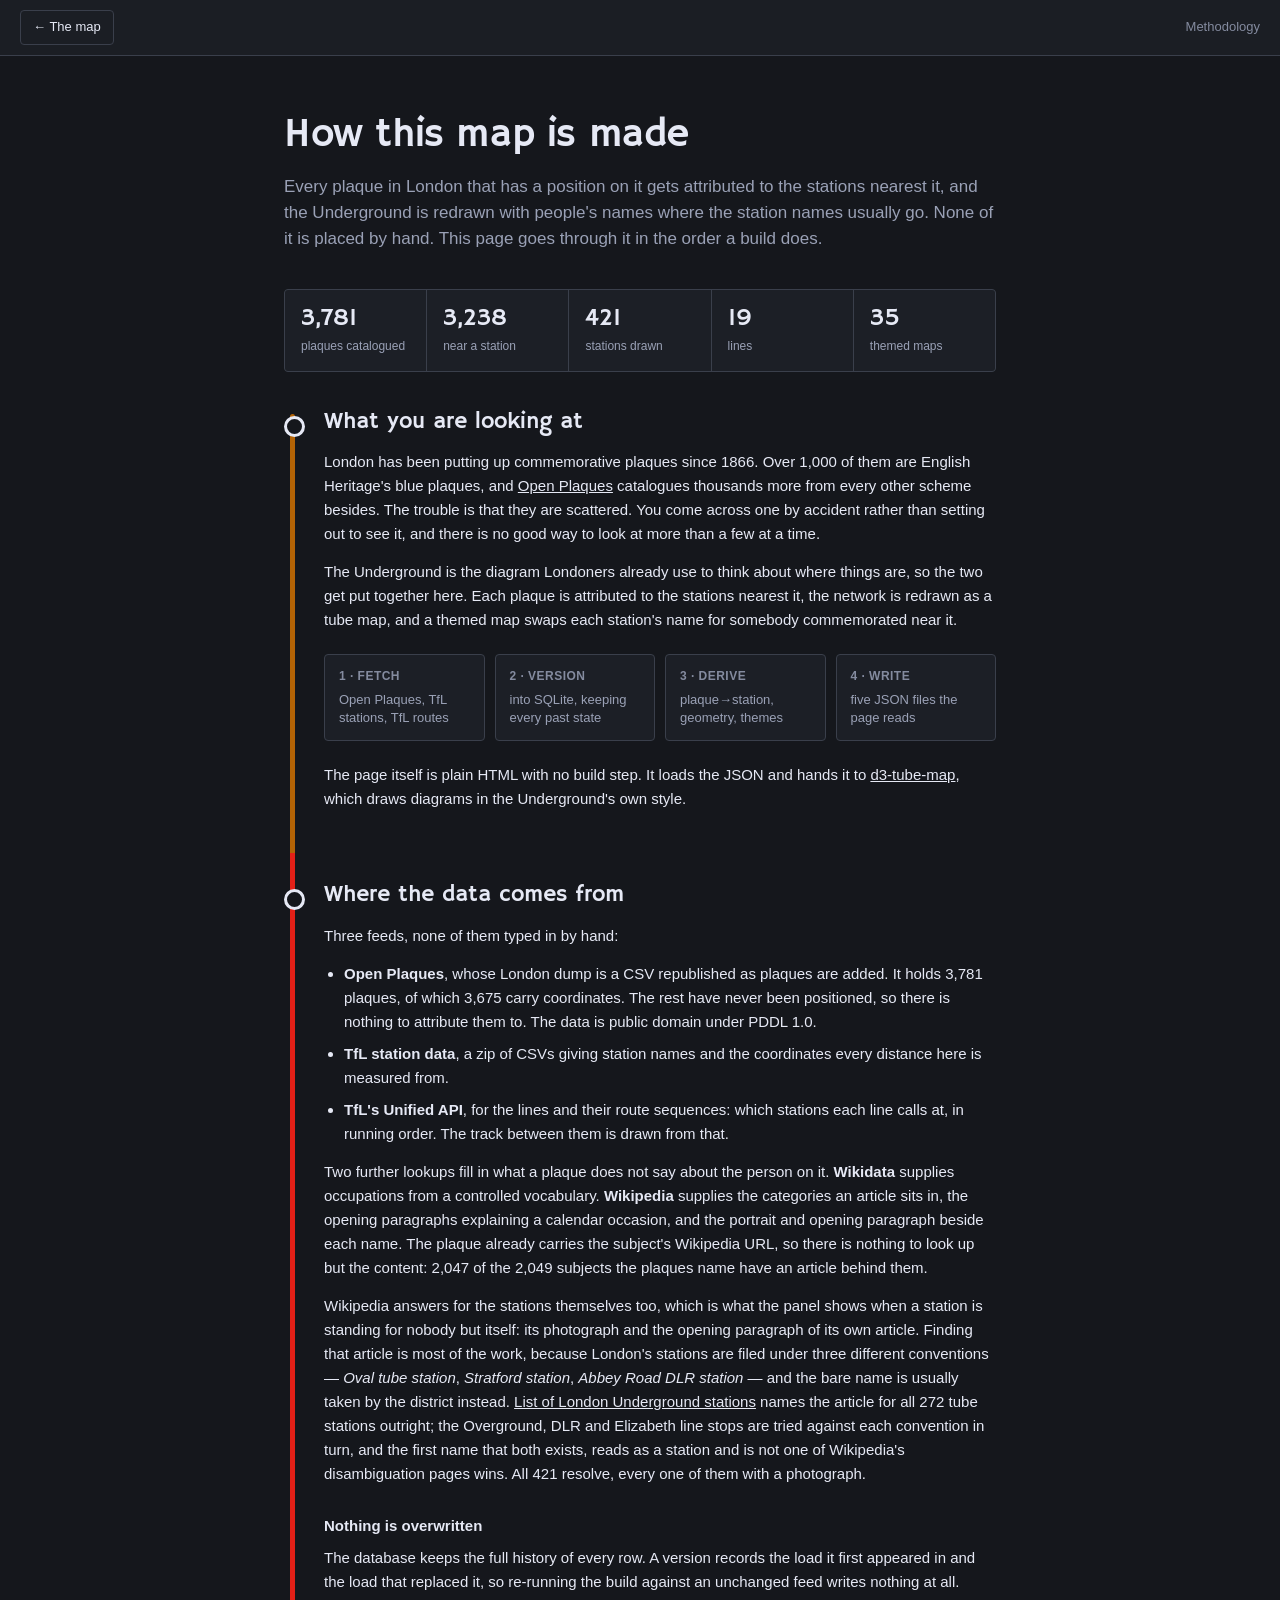
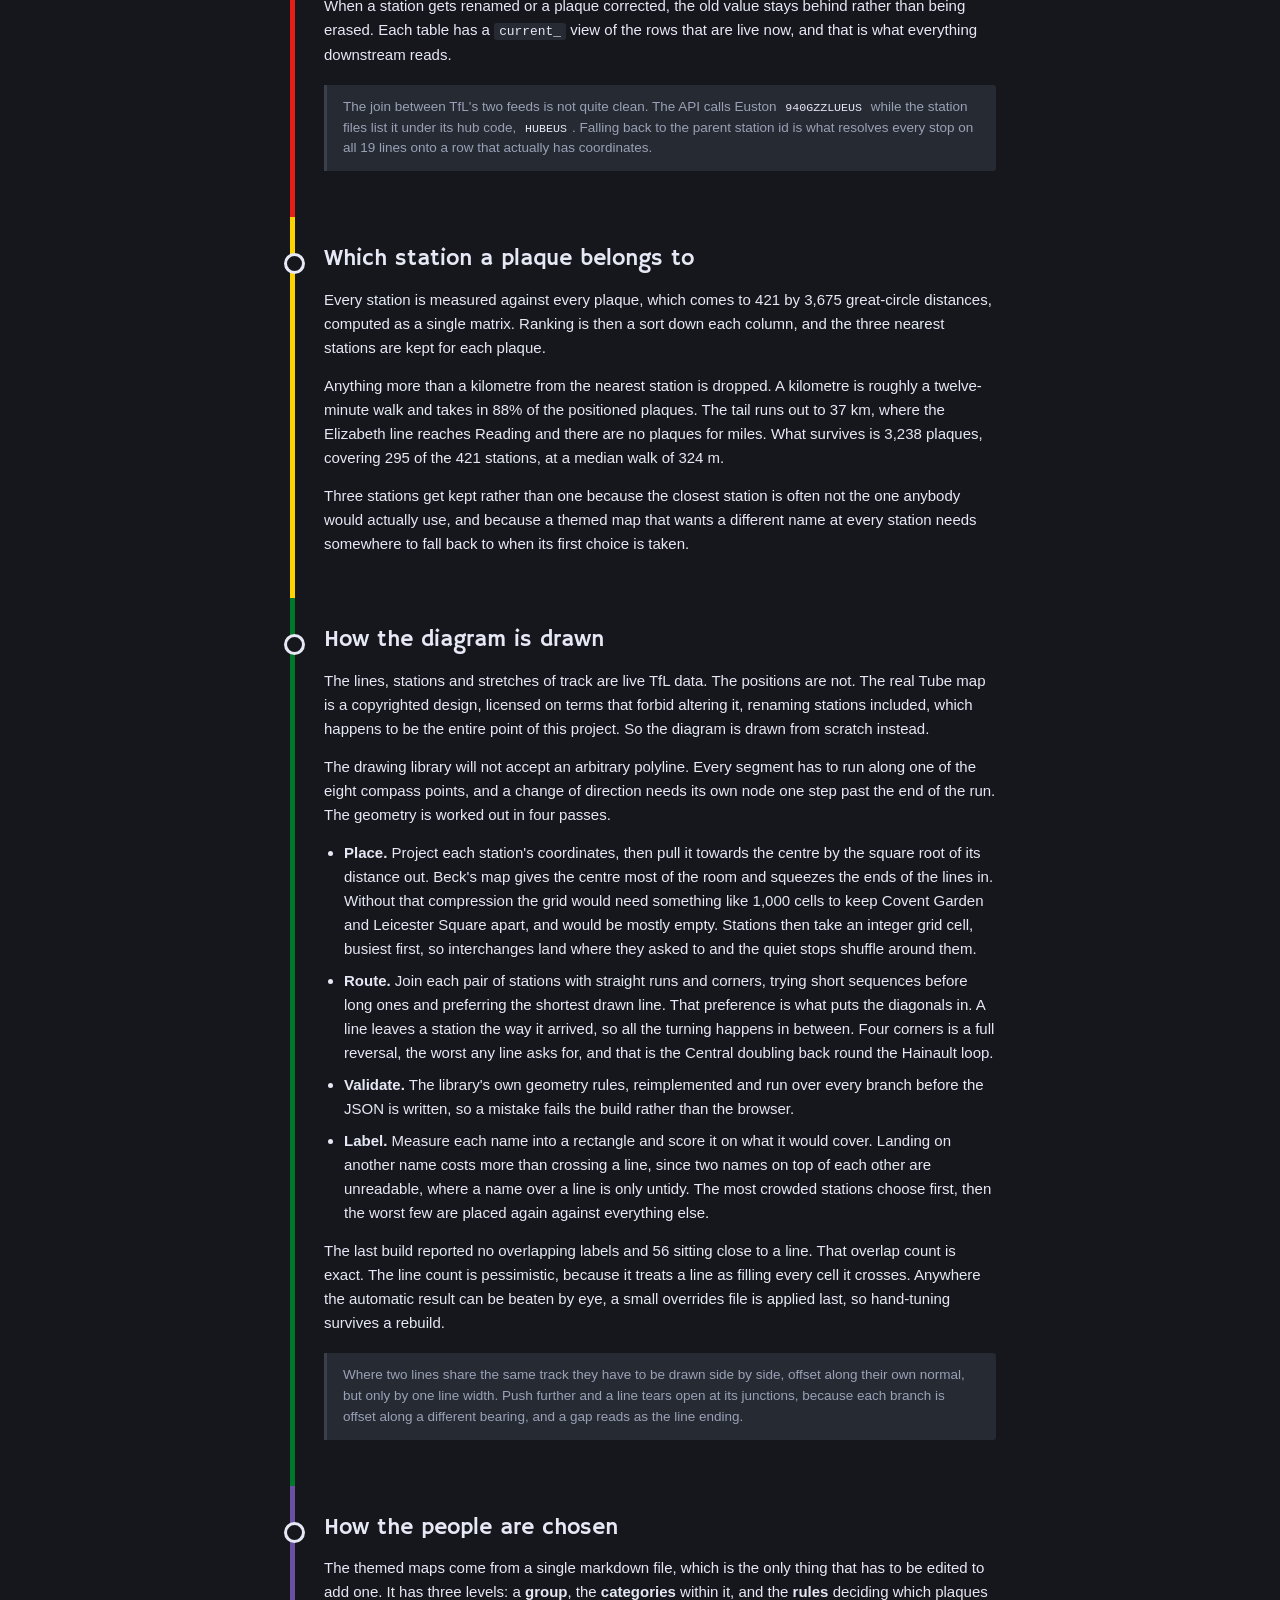
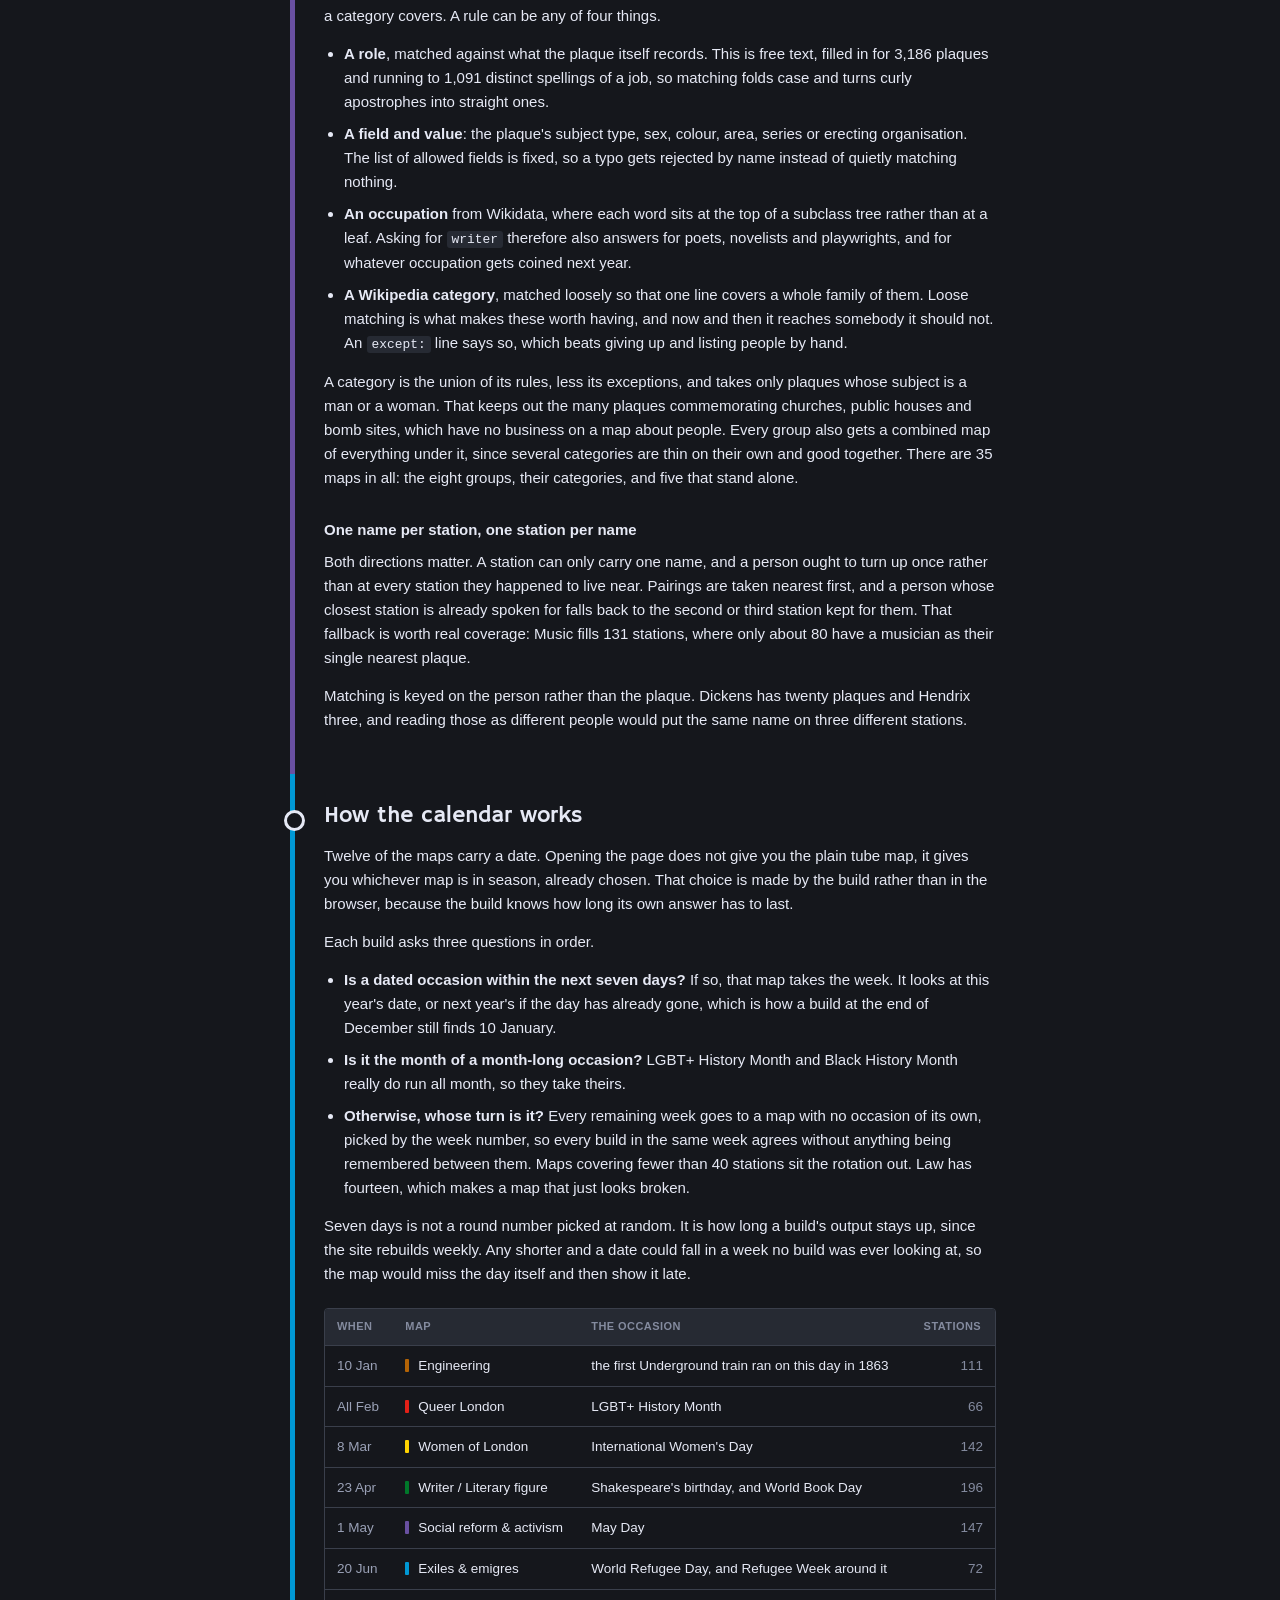
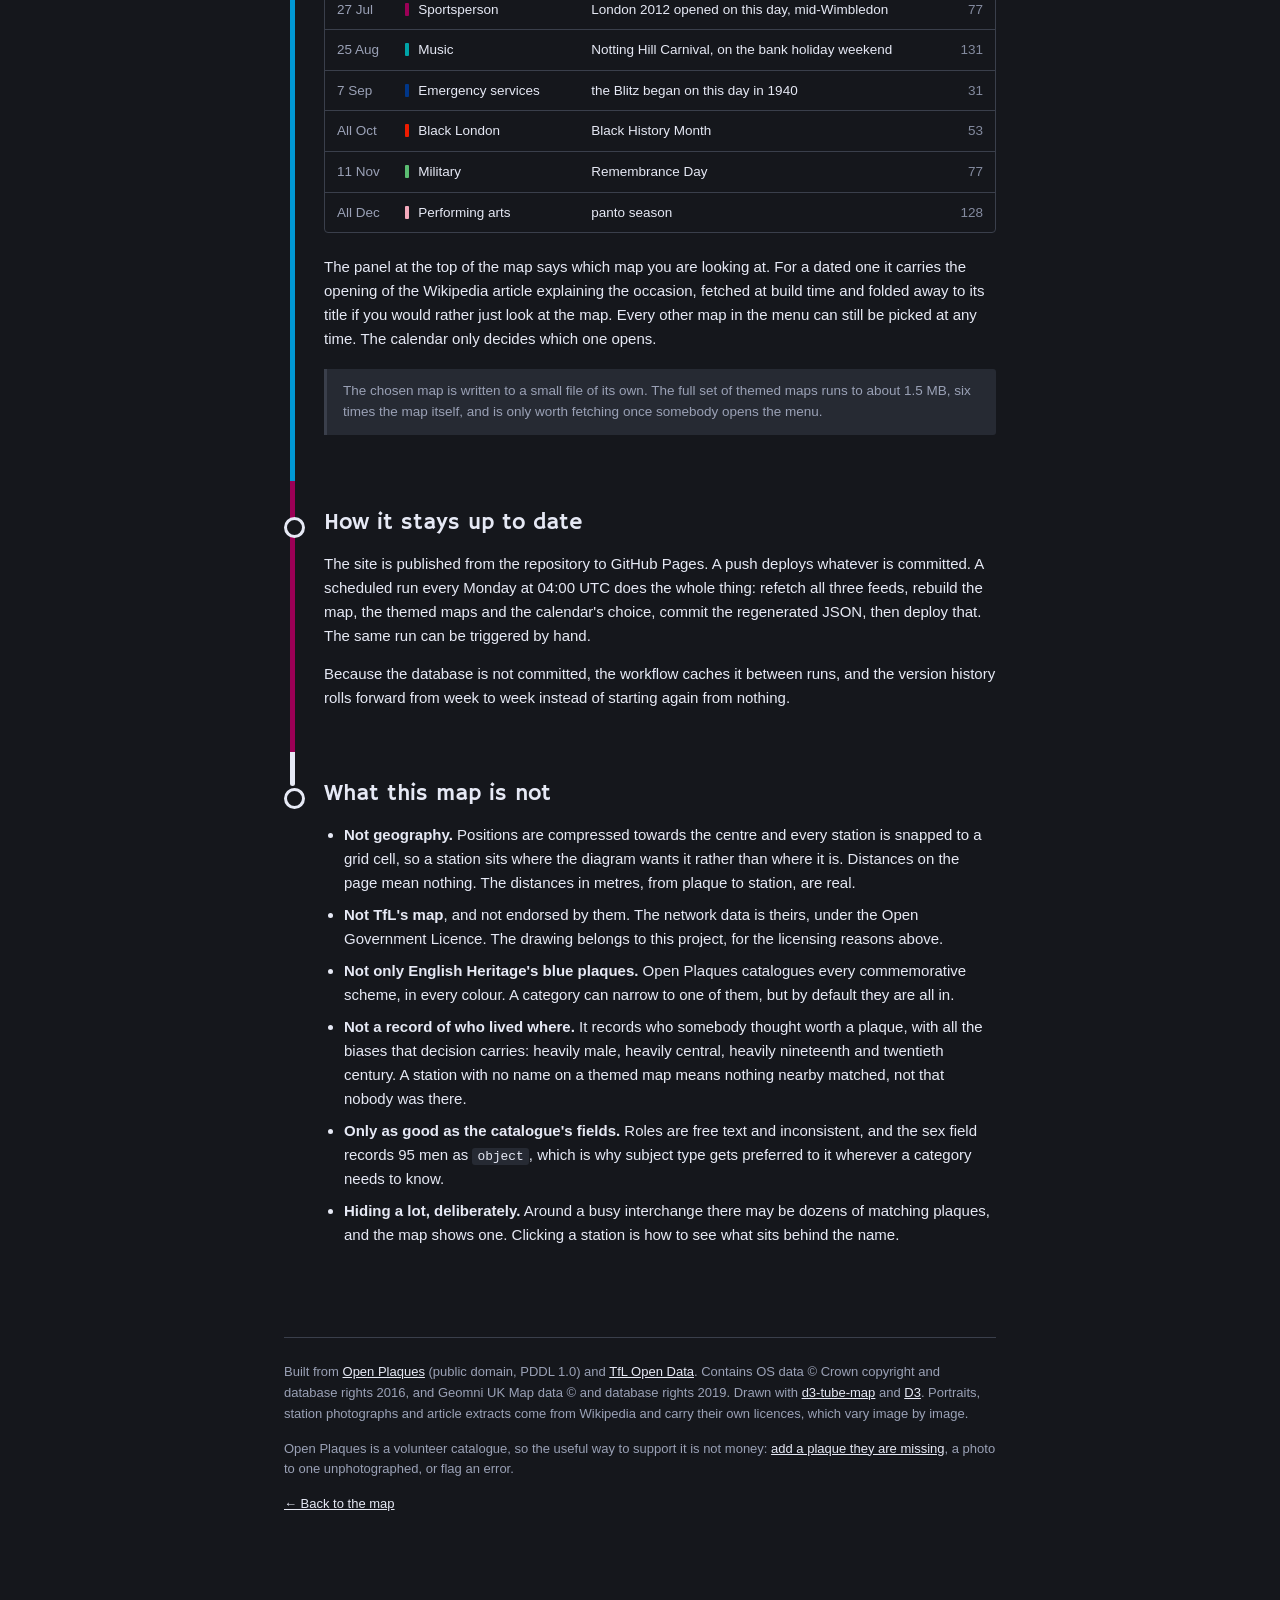
<file: src/web/methodology.html>
<!doctype html>
<html lang="en">
  <head>
    <meta charset="utf-8" />
    <meta name="viewport" content="width=device-width, initial-scale=1" />
    <title>How this map is made</title>
    <meta
      name="description"
      content="How the blue plaque tube map is built: where the data comes from, how plaques are attributed to stations, how the diagram is drawn, how the people are chosen, and how the calendar decides which map opens."
    />
    <link
      href="https://fonts.googleapis.com/css?family=Hammersmith+One"
      rel="stylesheet"
      type="text/css"
    />
    <style>
      /* The map's palette, kept in step with tubeMap.css. This page cannot
         share that stylesheet: it locks the document to the window height and
         hides overflow, which is right for a map and wrong for prose. */
      :root {
        --paper: #fff;
        --ink: #10137e;
        --panel: rgba(255, 255, 255, 0.94);
        --solid: #fff;
        --edge: #d4d7e5;
        --muted: #6b6f85;
        --faint: #8b8fa3;
        --hover: #eef0fa;
        --shadow: rgba(16, 19, 126, 0.14);
      }

      body.dark {
        color-scheme: dark;

        --paper: #15171c;
        --ink: #e6e9f5;
        --panel: rgba(28, 31, 38, 0.94);
        --solid: #1c1f26;
        --edge: #3a3f4b;
        --muted: #9aa1b6;
        --faint: #848b9f;
        --hover: #262a33;
        --shadow: rgba(0, 0, 0, 0.5);
      }

      * {
        box-sizing: border-box;
      }

      html {
        scroll-behavior: smooth;
      }

      body {
        margin: 0;
        font-family: "Helvetica Neue", Helvetica, Arial, sans-serif;
        font-size: 15px;
        line-height: 1.6;
        color: var(--ink);
        background: var(--paper);
        -webkit-font-smoothing: antialiased;
      }

      a {
        color: inherit;
      }

      /* ------------------------------------------------------------------ */
      /* The bar back to the map                                            */
      /* ------------------------------------------------------------------ */

      header.bar {
        position: sticky;
        top: 0;
        z-index: 3;
        display: flex;
        align-items: center;
        gap: 16px;
        padding: 10px 20px;
        font-size: 13px;
        background: var(--panel);
        border-bottom: 1px solid var(--edge);
        backdrop-filter: blur(6px);
      }

      .bar .back {
        display: inline-flex;
        align-items: center;
        gap: 8px;
        padding: 6px 12px;
        text-decoration: none;
        border: 1px solid var(--edge);
        border-radius: 4px;
      }

      .bar .back:hover {
        border-color: var(--ink);
      }

      .bar .here {
        margin-left: auto;
        color: var(--faint);
      }

      /* ------------------------------------------------------------------ */
      /* Title, and the numbers under it                                    */
      /* ------------------------------------------------------------------ */

      .wrap {
        max-width: 760px;
        margin: 0 auto;
        padding: 0 24px 96px;
      }

      h1 {
        margin: 56px 0 0;
        font-family: "Hammersmith One", "Helvetica Neue", Helvetica, Arial, sans-serif;
        font-size: 40px;
        font-weight: normal;
        line-height: 1.15;
        letter-spacing: -0.01em;
      }

      .standfirst {
        margin: 16px 0 0;
        font-size: 17px;
        line-height: 1.55;
        color: var(--muted);
      }

      .numbers {
        display: grid;
        grid-template-columns: repeat(auto-fit, minmax(120px, 1fr));
        gap: 1px;
        margin: 36px 0 8px;
        overflow: hidden;
        background: var(--edge);
        border: 1px solid var(--edge);
        border-radius: 4px;
      }

      .numbers div {
        padding: 14px 16px;
        background: var(--solid);
      }

      .numbers b {
        display: block;
        font-family: "Hammersmith One", "Helvetica Neue", Helvetica, Arial, sans-serif;
        font-size: 24px;
        font-weight: normal;
        line-height: 1.2;
      }

      .numbers span {
        font-size: 12px;
        color: var(--muted);
      }

      /* ------------------------------------------------------------------ */
      /* The sections, drawn as a line with a stop at each heading           */
      /* ------------------------------------------------------------------ */

      /* Each section paints its own segment of the line in its own colour, so
         the segments stack into one continuous route down the page, changing
         colour at every stop the way a journey with changes does. */
      section {
        position: relative;
        padding: 28px 0 28px 40px;
      }

      section::before {
        content: "";
        position: absolute;
        left: 6px;
        top: 0;
        bottom: 0;
        width: 5px;
        background: var(--line);
      }

      /* The first and last segments are rounded, as the end of a line is. */
      section:first-of-type::before {
        top: 34px;
        border-radius: 3px 3px 0 0;
      }

      section:last-of-type::before {
        bottom: auto;
        height: 34px;
        border-radius: 0 0 3px 3px;
      }

      /* The interchange marker: paper filled, drawn in ink, as on the map. */
      h2 {
        position: relative;
        margin: 0 0 14px;
        font-family: "Hammersmith One", "Helvetica Neue", Helvetica, Arial, sans-serif;
        font-size: 23px;
        font-weight: normal;
        line-height: 1.25;
      }

      h2::before {
        content: "";
        position: absolute;
        left: -40px;
        top: 8px;
        width: 15px;
        height: 15px;
        background: var(--paper);
        border: 3px solid var(--ink);
        border-radius: 50%;
      }

      h3 {
        margin: 28px 0 8px;
        font-size: 15px;
        font-weight: 600;
      }

      p {
        margin: 0 0 14px;
      }

      ul {
        margin: 0 0 14px;
        padding-left: 20px;
      }

      li {
        margin-bottom: 8px;
      }

      strong {
        font-weight: 600;
      }

      em {
        font-style: italic;
      }

      code {
        padding: 1px 5px;
        font-family: ui-monospace, "SF Mono", Menlo, Consolas, monospace;
        font-size: 0.86em;
        color: var(--ink);
        background: var(--hover);
        border-radius: 3px;
      }

      .aside {
        margin: 18px 0;
        padding: 12px 16px;
        font-size: 13.5px;
        line-height: 1.55;
        color: var(--muted);
        background: var(--hover);
        border-left: 3px solid var(--edge);
        border-radius: 0 3px 3px 0;
      }

      .aside p:last-child {
        margin-bottom: 0;
      }

      /* ------------------------------------------------------------------ */
      /* The four stages of a build                                         */
      /* ------------------------------------------------------------------ */

      .pipeline {
        display: grid;
        grid-template-columns: repeat(auto-fit, minmax(150px, 1fr));
        gap: 10px;
        margin: 22px 0;
      }

      .stage {
        position: relative;
        padding: 12px 14px;
        background: var(--solid);
        border: 1px solid var(--edge);
        border-radius: 4px;
      }

      .stage b {
        display: block;
        font-size: 12px;
        font-weight: 600;
        text-transform: uppercase;
        letter-spacing: 0.04em;
        color: var(--faint);
      }

      .stage span {
        display: block;
        margin-top: 4px;
        font-size: 13px;
        line-height: 1.45;
        color: var(--muted);
      }

      /* ------------------------------------------------------------------ */
      /* The calendar                                                       */
      /* ------------------------------------------------------------------ */

      .scroll {
        margin: 22px 0;
        overflow-x: auto;
        border: 1px solid var(--edge);
        border-radius: 4px;
      }

      table {
        width: 100%;
        border-collapse: collapse;
        font-size: 13.5px;
      }

      th {
        padding: 9px 12px;
        font-size: 11px;
        font-weight: 600;
        text-align: left;
        text-transform: uppercase;
        letter-spacing: 0.04em;
        color: var(--faint);
        white-space: nowrap;
        background: var(--hover);
      }

      td {
        padding: 9px 12px;
        vertical-align: top;
        border-top: 1px solid var(--edge);
      }

      td.day {
        white-space: nowrap;
        color: var(--muted);
      }

      td.count {
        text-align: right;
        color: var(--faint);
        font-variant-numeric: tabular-nums;
      }

      /* The tick beside a map's name, in that month's colour. */
      td .tick {
        display: inline-block;
        width: 4px;
        height: 13px;
        margin-right: 9px;
        vertical-align: -2px;
        border-radius: 1px;
      }

      /* ------------------------------------------------------------------ */
      /* Footer                                                             */
      /* ------------------------------------------------------------------ */

      footer {
        margin-top: 48px;
        padding-top: 24px;
        font-size: 13px;
        color: var(--muted);
        border-top: 1px solid var(--edge);
      }

      footer a {
        color: var(--ink);
      }

      @media (max-width: 640px) {
        h1 {
          margin-top: 36px;
          font-size: 31px;
        }

        .wrap {
          padding: 0 18px 64px;
        }

        section {
          padding-left: 28px;
        }

        section::before {
          left: 0;
          width: 4px;
        }

        h2 {
          font-size: 20px;
        }

        h2::before {
          left: -28px;
          top: 6px;
          width: 12px;
          height: 12px;
          border-width: 2px;
        }
      }
    </style>
  </head>

  <body class="dark">
    <header class="bar">
      <a class="back" href="./index.html">&larr; The map</a>
      <span class="here">Methodology</span>
    </header>

    <div class="wrap">
      <h1>How this map is made</h1>
      <p class="standfirst">
        Every plaque in London that has a position on it gets attributed to the
        stations nearest it, and the Underground is redrawn with people's names
        where the station names usually go. None of it is placed by hand. This
        page goes through it in the order a build does.
      </p>

      <div class="numbers">
        <div><b>3,781</b><span>plaques catalogued</span></div>
        <div><b>3,238</b><span>near a station</span></div>
        <div><b>421</b><span>stations drawn</span></div>
        <div><b>19</b><span>lines</span></div>
        <div><b>35</b><span>themed maps</span></div>
      </div>

      <section style="--line: #b36305">
        <h2>What you are looking at</h2>
        <p>
          London has been putting up commemorative plaques since 1866. Over
          1,000 of them are English Heritage's blue plaques, and
          <a href="https://openplaques.org" target="_blank" rel="noopener">Open Plaques</a>
          catalogues thousands more from every other scheme besides. The trouble
          is that they are scattered. You come across one by accident rather
          than setting out to see it, and there is no good way to look at more
          than a few at a time.
        </p>
        <p>
          The Underground is the diagram Londoners already use to think about
          where things are, so the two get put together here. Each plaque is
          attributed to the stations nearest it, the network is redrawn as a
          tube map, and a themed map swaps each station's name for somebody
          commemorated near it.
        </p>
        <div class="pipeline">
          <div class="stage">
            <b>1 &middot; Fetch</b>
            <span>Open Plaques, TfL stations, TfL routes</span>
          </div>
          <div class="stage">
            <b>2 &middot; Version</b>
            <span>into SQLite, keeping every past state</span>
          </div>
          <div class="stage">
            <b>3 &middot; Derive</b>
            <span>plaque&rarr;station, geometry, themes</span>
          </div>
          <div class="stage">
            <b>4 &middot; Write</b>
            <span>five JSON files the page reads</span>
          </div>
        </div>
        <p>
          The page itself is plain HTML with no build step. It loads the JSON
          and hands it to
          <a href="https://github.com/johnwalley/d3-tube-map" target="_blank" rel="noopener">d3-tube-map</a>,
          which draws diagrams in the Underground's own style.
        </p>
      </section>

      <section style="--line: #e32017">
        <h2>Where the data comes from</h2>
        <p>Three feeds, none of them typed in by hand:</p>
        <ul>
          <li>
            <strong>Open Plaques</strong>, whose London dump is a CSV
            republished as plaques are added. It holds 3,781 plaques, of which
            3,675 carry coordinates. The rest have never been positioned, so
            there is nothing to attribute them to. The data is public domain
            under PDDL 1.0.
          </li>
          <li>
            <strong>TfL station data</strong>, a zip of CSVs giving station
            names and the coordinates every distance here is measured from.
          </li>
          <li>
            <strong>TfL's Unified API</strong>, for the lines and their route
            sequences: which stations each line calls at, in running order. The
            track between them is drawn from that.
          </li>
        </ul>
        <p>
          Two further lookups fill in what a plaque does not say about the
          person on it. <strong>Wikidata</strong> supplies occupations from a
          controlled vocabulary. <strong>Wikipedia</strong> supplies the
          categories an article sits in, the opening paragraphs explaining a
          calendar occasion, and the portrait and opening paragraph beside each
          name. The plaque already carries the subject's Wikipedia URL, so there
          is nothing to look up but the content: 2,047 of the 2,049 subjects the
          plaques name have an article behind them.
        </p>
        <p>
          Wikipedia answers for the stations themselves too, which is what the
          panel shows when a station is standing for nobody but itself: its
          photograph and the opening paragraph of its own article. Finding that
          article is most of the work, because London's stations are filed under
          three different conventions &mdash; <em>Oval tube station</em>, <em>Stratford
          station</em>, <em>Abbey Road DLR station</em> &mdash; and the bare name
          is usually taken by the district instead.
          <a href="https://en.wikipedia.org/wiki/List_of_London_Underground_stations" target="_blank" rel="noopener">List
          of London Underground stations</a> names the article for all 272 tube
          stations outright; the Overground, DLR and Elizabeth line stops are
          tried against each convention in turn, and the first name that both
          exists, reads as a station and is not one of Wikipedia's
          disambiguation pages wins. All 421 resolve, every one of them with a
          photograph.
        </p>

        <h3>Nothing is overwritten</h3>
        <p>
          The database keeps the full history of every row. A version records
          the load it first appeared in and the load that replaced it, so
          re-running the build against an unchanged feed writes nothing at all.
          When a station gets renamed or a plaque corrected, the old value stays
          behind rather than being erased. Each table has a
          <code>current_</code> view of the rows that are live now, and that is
          what everything downstream reads.
        </p>
        <div class="aside">
          <p>
            The join between TfL's two feeds is not quite clean. The API calls
            Euston <code>940GZZLUEUS</code> while the station files list it
            under its hub code, <code>HUBEUS</code>. Falling back to the parent
            station id is what resolves every stop on all 19 lines onto a row
            that actually has coordinates.
          </p>
        </div>
      </section>

      <section style="--line: #ffd300">
        <h2>Which station a plaque belongs to</h2>
        <p>
          Every station is measured against every plaque, which comes to 421 by
          3,675 great-circle distances, computed as a single matrix. Ranking is
          then a sort down each column, and the three nearest stations are kept
          for each plaque.
        </p>
        <p>
          Anything more than a kilometre from the nearest station is dropped. A
          kilometre is roughly a twelve-minute walk and takes in 88% of the
          positioned plaques. The tail runs out to 37 km, where the Elizabeth
          line reaches Reading and there are no plaques for miles. What survives
          is 3,238 plaques, covering 295 of the 421 stations, at a median walk
          of 324 m.
        </p>
        <p>
          Three stations get kept rather than one because the closest station is
          often not the one anybody would actually use, and because a themed map
          that wants a different name at every station needs somewhere to fall
          back to when its first choice is taken.
        </p>
      </section>

      <section style="--line: #00782a">
        <h2>How the diagram is drawn</h2>
        <p>
          The lines, stations and stretches of track are live TfL data. The
          positions are not. The real Tube map is a copyrighted design, licensed
          on terms that forbid altering it, renaming stations included, which
          happens to be the entire point of this project. So the diagram is
          drawn from scratch instead.
        </p>
        <p>
          The drawing library will not accept an arbitrary polyline. Every
          segment has to run along one of the eight compass points, and a change
          of direction needs its own node one step past the end of the run. The
          geometry is worked out in four passes.
        </p>
        <ul>
          <li>
            <strong>Place.</strong> Project each station's coordinates, then
            pull it towards the centre by the square root of its distance out.
            Beck's map gives the centre most of the room and squeezes the ends
            of the lines in. Without that compression the grid would need
            something like 1,000 cells to keep Covent Garden and Leicester
            Square apart, and would be mostly empty. Stations then take an
            integer grid cell, busiest first, so interchanges land where they
            asked to and the quiet stops shuffle around them.
          </li>
          <li>
            <strong>Route.</strong> Join each pair of stations with straight
            runs and corners, trying short sequences before long ones and
            preferring the shortest drawn line. That preference is what puts the
            diagonals in. A line leaves a station the way it arrived, so all the
            turning happens in between. Four corners is a full reversal, the
            worst any line asks for, and that is the Central doubling back round
            the Hainault loop.
          </li>
          <li>
            <strong>Validate.</strong> The library's own geometry rules,
            reimplemented and run over every branch before the JSON is written,
            so a mistake fails the build rather than the browser.
          </li>
          <li>
            <strong>Label.</strong> Measure each name into a rectangle and score
            it on what it would cover. Landing on another name costs more than
            crossing a line, since two names on top of each other are
            unreadable, where a name over a line is only untidy. The most
            crowded stations choose first, then the worst few are placed again
            against everything else.
          </li>
        </ul>
        <p>
          The last build reported no overlapping labels and 56 sitting close to
          a line. That overlap count is exact. The line count is pessimistic,
          because it treats a line as filling every cell it crosses. Anywhere
          the automatic result can be beaten by eye, a small overrides file is
          applied last, so hand-tuning survives a rebuild.
        </p>
        <div class="aside">
          <p>
            Where two lines share the same track they have to be drawn side by
            side, offset along their own normal, but only by one line width.
            Push further and a line tears open at its junctions, because each
            branch is offset along a different bearing, and a gap reads as the
            line ending.
          </p>
        </div>
      </section>

      <section style="--line: #6950a1">
        <h2>How the people are chosen</h2>
        <p>
          The themed maps come from a single markdown file, which is the only
          thing that has to be edited to add one. It has three levels: a
          <strong>group</strong>, the <strong>categories</strong> within it, and
          the <strong>rules</strong> deciding which plaques a category covers. A
          rule can be any of four things.
        </p>
        <ul>
          <li>
            <strong>A role</strong>, matched against what the plaque itself
            records. This is free text, filled in for 3,186 plaques and running
            to 1,091 distinct spellings of a job, so matching folds case and
            turns curly apostrophes into straight ones.
          </li>
          <li>
            <strong>A field and value</strong>: the plaque's subject type, sex,
            colour, area, series or erecting organisation. The list of allowed
            fields is fixed, so a typo gets rejected by name instead of quietly
            matching nothing.
          </li>
          <li>
            <strong>An occupation</strong> from Wikidata, where each word sits
            at the top of a subclass tree rather than at a leaf. Asking for
            <code>writer</code> therefore also answers for poets, novelists and
            playwrights, and for whatever occupation gets coined next year.
          </li>
          <li>
            <strong>A Wikipedia category</strong>, matched loosely so that one
            line covers a whole family of them. Loose matching is what makes
            these worth having, and now and then it reaches somebody it should
            not. An <code>except:</code> line says so, which beats giving up and
            listing people by hand.
          </li>
        </ul>
        <p>
          A category is the union of its rules, less its exceptions, and takes
          only plaques whose subject is a man or a woman. That keeps out the
          many plaques commemorating churches, public houses and bomb sites,
          which have no business on a map about people. Every group also gets a
          combined map of everything under it, since several categories are thin
          on their own and good together. There are 35 maps in all: the eight
          groups, their categories, and five that stand alone.
        </p>

        <h3>One name per station, one station per name</h3>
        <p>
          Both directions matter. A station can only carry one name, and a
          person ought to turn up once rather than at every station they
          happened to live near. Pairings are taken nearest first, and a person
          whose closest station is already spoken for falls back to the second
          or third station kept for them. That fallback is worth real coverage:
          Music fills 131 stations, where only about 80 have a musician as their
          single nearest plaque.
        </p>
        <p>
          Matching is keyed on the person rather than the plaque. Dickens has
          twenty plaques and Hendrix three, and reading those as different
          people would put the same name on three different stations.
        </p>
      </section>

      <section style="--line: #0098d4">
        <h2>How the calendar works</h2>
        <p>
          Twelve of the maps carry a date. Opening the page does not give you
          the plain tube map, it gives you whichever map is in season, already
          chosen. That choice is made by the build rather than in the browser,
          because the build knows how long its own answer has to last.
        </p>
        <p>Each build asks three questions in order.</p>
        <ul>
          <li>
            <strong>Is a dated occasion within the next seven days?</strong> If
            so, that map takes the week. It looks at this year's date, or next
            year's if the day has already gone, which is how a build at the end
            of December still finds 10 January.
          </li>
          <li>
            <strong>Is it the month of a month-long occasion?</strong> LGBT+
            History Month and Black History Month really do run all month, so
            they take theirs.
          </li>
          <li>
            <strong>Otherwise, whose turn is it?</strong> Every remaining week
            goes to a map with no occasion of its own, picked by the week
            number, so every build in the same week agrees without anything
            being remembered between them. Maps covering fewer than 40 stations
            sit the rotation out. Law has fourteen, which makes a map that just
            looks broken.
          </li>
        </ul>
        <p>
          Seven days is not a round number picked at random. It is how long a
          build's output stays up, since the site rebuilds weekly. Any shorter
          and a date could fall in a week no build was ever looking at, so the
          map would miss the day itself and then show it late.
        </p>

        <div class="scroll">
          <table>
            <thead>
              <tr>
                <th>When</th>
                <th>Map</th>
                <th>The occasion</th>
                <th>Stations</th>
              </tr>
            </thead>
            <tbody>
              <tr>
                <td class="day">10 Jan</td>
                <td><span class="tick" style="background: #b36305"></span>Engineering</td>
                <td>the first Underground train ran on this day in 1863</td>
                <td class="count">111</td>
              </tr>
              <tr>
                <td class="day">All Feb</td>
                <td><span class="tick" style="background: #e32017"></span>Queer London</td>
                <td>LGBT+ History Month</td>
                <td class="count">66</td>
              </tr>
              <tr>
                <td class="day">8 Mar</td>
                <td><span class="tick" style="background: #ffd300"></span>Women of London</td>
                <td>International Women's Day</td>
                <td class="count">142</td>
              </tr>
              <tr>
                <td class="day">23 Apr</td>
                <td><span class="tick" style="background: #00782a"></span>Writer / Literary figure</td>
                <td>Shakespeare's birthday, and World Book Day</td>
                <td class="count">196</td>
              </tr>
              <tr>
                <td class="day">1 May</td>
                <td><span class="tick" style="background: #6950a1"></span>Social reform &amp; activism</td>
                <td>May Day</td>
                <td class="count">147</td>
              </tr>
              <tr>
                <td class="day">20 Jun</td>
                <td><span class="tick" style="background: #0098d4"></span>Exiles &amp; emigres</td>
                <td>World Refugee Day, and Refugee Week around it</td>
                <td class="count">72</td>
              </tr>
              <tr>
                <td class="day">27 Jul</td>
                <td><span class="tick" style="background: #9b0056"></span>Sportsperson</td>
                <td>London 2012 opened on this day, mid-Wimbledon</td>
                <td class="count">77</td>
              </tr>
              <tr>
                <td class="day">25 Aug</td>
                <td><span class="tick" style="background: #00a4a7"></span>Music</td>
                <td>Notting Hill Carnival, on the bank holiday weekend</td>
                <td class="count">131</td>
              </tr>
              <tr>
                <td class="day">7 Sep</td>
                <td><span class="tick" style="background: #003688"></span>Emergency services</td>
                <td>the Blitz began on this day in 1940</td>
                <td class="count">31</td>
              </tr>
              <tr>
                <td class="day">All Oct</td>
                <td><span class="tick" style="background: #ed1b00"></span>Black London</td>
                <td>Black History Month</td>
                <td class="count">53</td>
              </tr>
              <tr>
                <td class="day">11 Nov</td>
                <td><span class="tick" style="background: #5bbd72"></span>Military</td>
                <td>Remembrance Day</td>
                <td class="count">77</td>
              </tr>
              <tr>
                <td class="day">All Dec</td>
                <td><span class="tick" style="background: #f3a9bb"></span>Performing arts</td>
                <td>panto season</td>
                <td class="count">128</td>
              </tr>
            </tbody>
          </table>
        </div>

        <p>
          The panel at the top of the map says which map you are looking at. For
          a dated one it carries the opening of the Wikipedia article explaining
          the occasion, fetched at build time and folded away to its title if
          you would rather just look at the map. Every other map in the menu can
          still be picked at any time. The calendar only decides which one
          opens.
        </p>
        <div class="aside">
          <p>
            The chosen map is written to a small file of its own. The full set
            of themed maps runs to about 1.5 MB, six times the map itself, and
            is only worth fetching once somebody opens the menu.
          </p>
        </div>
      </section>

      <section style="--line: #9b0056">
        <h2>How it stays up to date</h2>
        <p>
          The site is published from the repository to GitHub Pages. A push
          deploys whatever is committed. A scheduled run every Monday at 04:00
          UTC does the whole thing: refetch all three feeds, rebuild the map,
          the themed maps and the calendar's choice, commit the regenerated
          JSON, then deploy that. The same run can be triggered by hand.
        </p>
        <p>
          Because the database is not committed, the workflow caches it between
          runs, and the version history rolls forward from week to week instead
          of starting again from nothing.
        </p>
      </section>

      <!-- The Northern line, which the map treats as ink rather than a colour:
           no mixture of black is still black, so like the labels it flips. -->
      <section style="--line: var(--ink)">
        <h2>What this map is not</h2>
        <ul>
          <li>
            <strong>Not geography.</strong> Positions are compressed towards the
            centre and every station is snapped to a grid cell, so a station
            sits where the diagram wants it rather than where it is. Distances
            on the page mean nothing. The distances in metres, from plaque to
            station, are real.
          </li>
          <li>
            <strong>Not TfL's map</strong>, and not endorsed by them. The
            network data is theirs, under the Open Government Licence. The
            drawing belongs to this project, for the licensing reasons above.
          </li>
          <li>
            <strong>Not only English Heritage's blue plaques.</strong> Open
            Plaques catalogues every commemorative scheme, in every colour. A
            category can narrow to one of them, but by default they are all in.
          </li>
          <li>
            <strong>Not a record of who lived where.</strong> It records who
            somebody thought worth a plaque, with all the biases that decision
            carries: heavily male, heavily central, heavily nineteenth and
            twentieth century. A station with no name on a themed map means
            nothing nearby matched, not that nobody was there.
          </li>
          <li>
            <strong>Only as good as the catalogue's fields.</strong> Roles are
            free text and inconsistent, and the sex field records 95 men as
            <code>object</code>, which is why subject type gets preferred to it
            wherever a category needs to know.
          </li>
          <li>
            <strong>Hiding a lot, deliberately.</strong> Around a busy
            interchange there may be dozens of matching plaques, and the map
            shows one. Clicking a station is how to see what sits behind the
            name.
          </li>
        </ul>
      </section>

      <footer>
        <p>
          Built from
          <a href="https://openplaques.org" target="_blank" rel="noopener">Open Plaques</a>
          (public domain, PDDL 1.0) and
          <a href="https://tfl.gov.uk/info-for/open-data-users/" target="_blank" rel="noopener">TfL Open Data</a>.
          Contains OS data &copy; Crown copyright and database rights 2016, and
          Geomni UK Map data &copy; and database rights 2019. Drawn with
          <a href="https://github.com/johnwalley/d3-tube-map" target="_blank" rel="noopener">d3-tube-map</a>
          and <a href="https://d3js.org" target="_blank" rel="noopener">D3</a>.
          Portraits, station photographs and article extracts come from
          Wikipedia and carry their own licences, which vary image by image.
        </p>
        <p>
          Open Plaques is a volunteer catalogue, so the useful way to support it
          is not money:
          <a href="https://openplaques.org/plaques/new" target="_blank" rel="noopener">add a plaque they are missing</a>,
          a photo to one unphotographed, or flag an error.
        </p>
        <p><a href="./index.html">&larr; Back to the map</a></p>
      </footer>
    </div>

    <script>
      // Dark is the default here as it is on the map. The map records the
      // choice when it is toggled, so following it is all this page has to do -
      // and an unset value, or storage being unavailable, leaves it dark.
      try {
        if (localStorage.getItem('dark') === 'false') {
          document.body.classList.remove('dark');
        }
      } catch (e) {}
    </script>
  </body>
</html>
</file>
